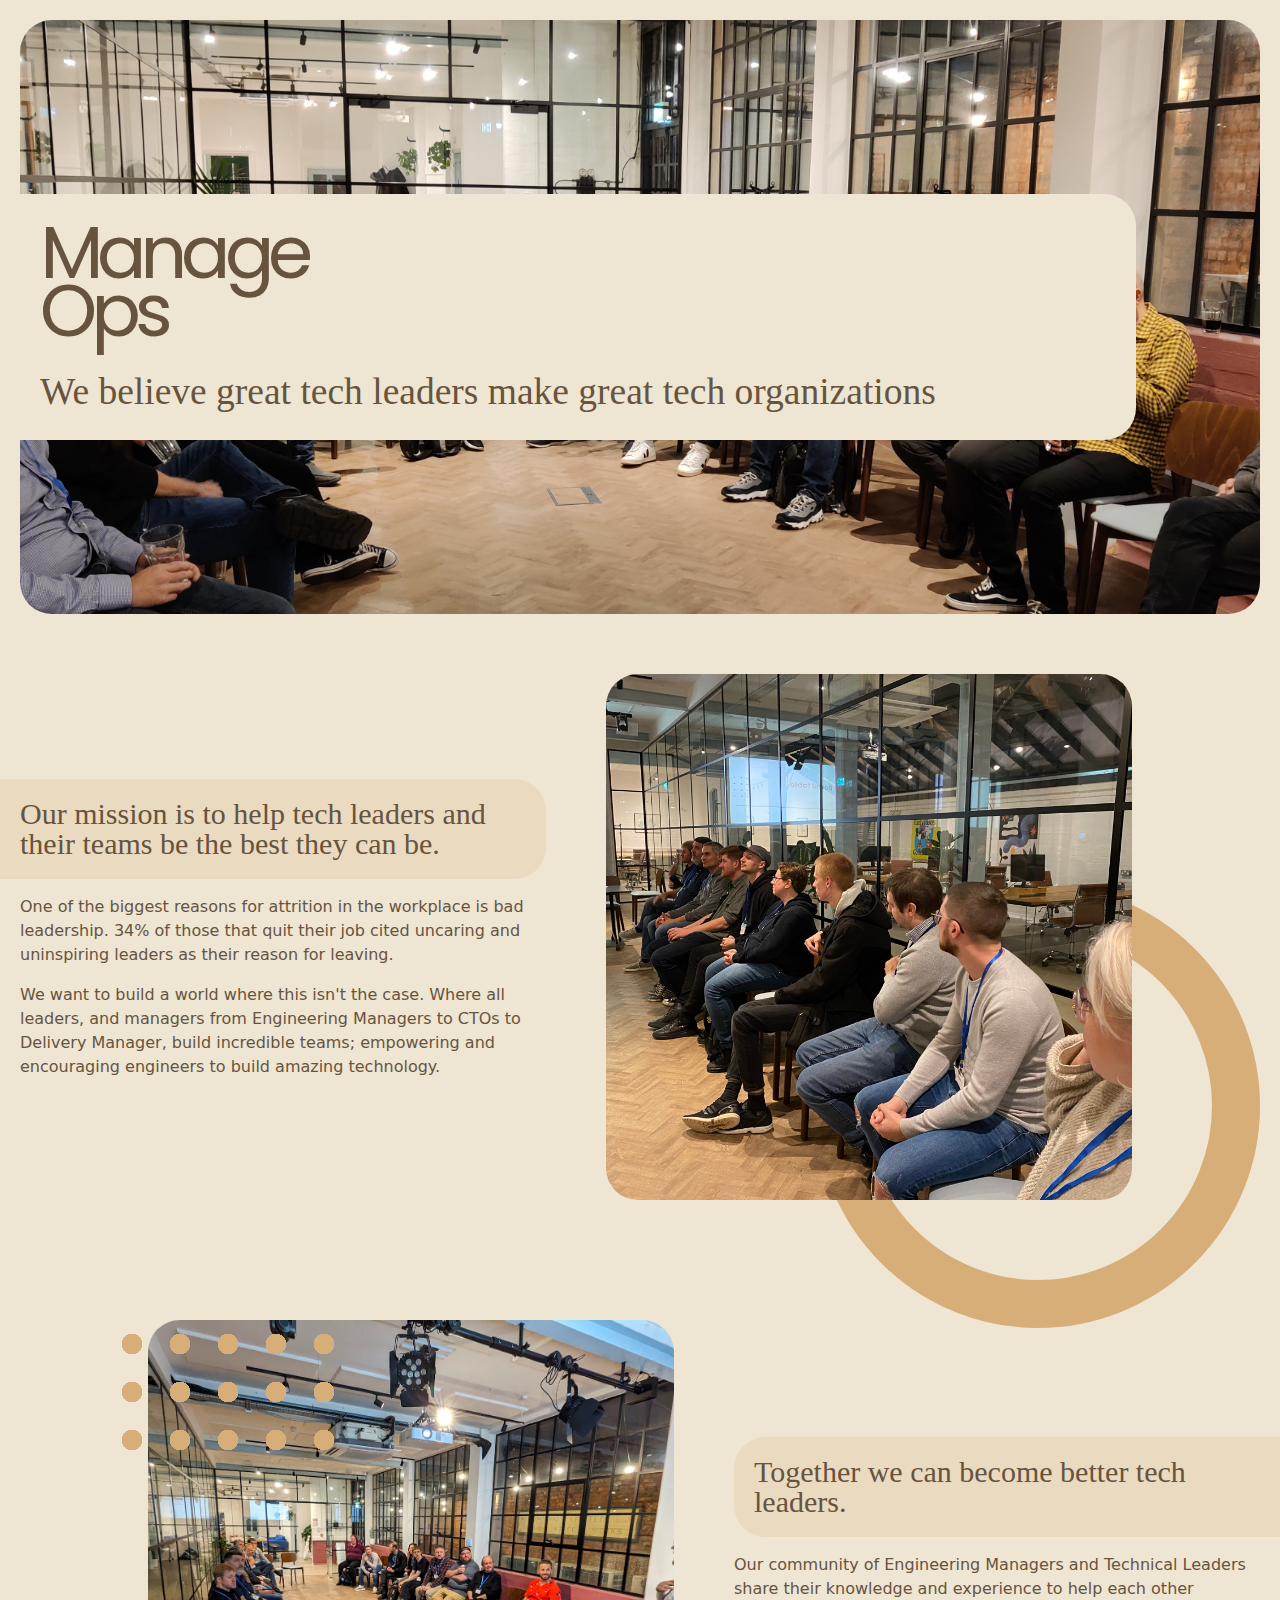
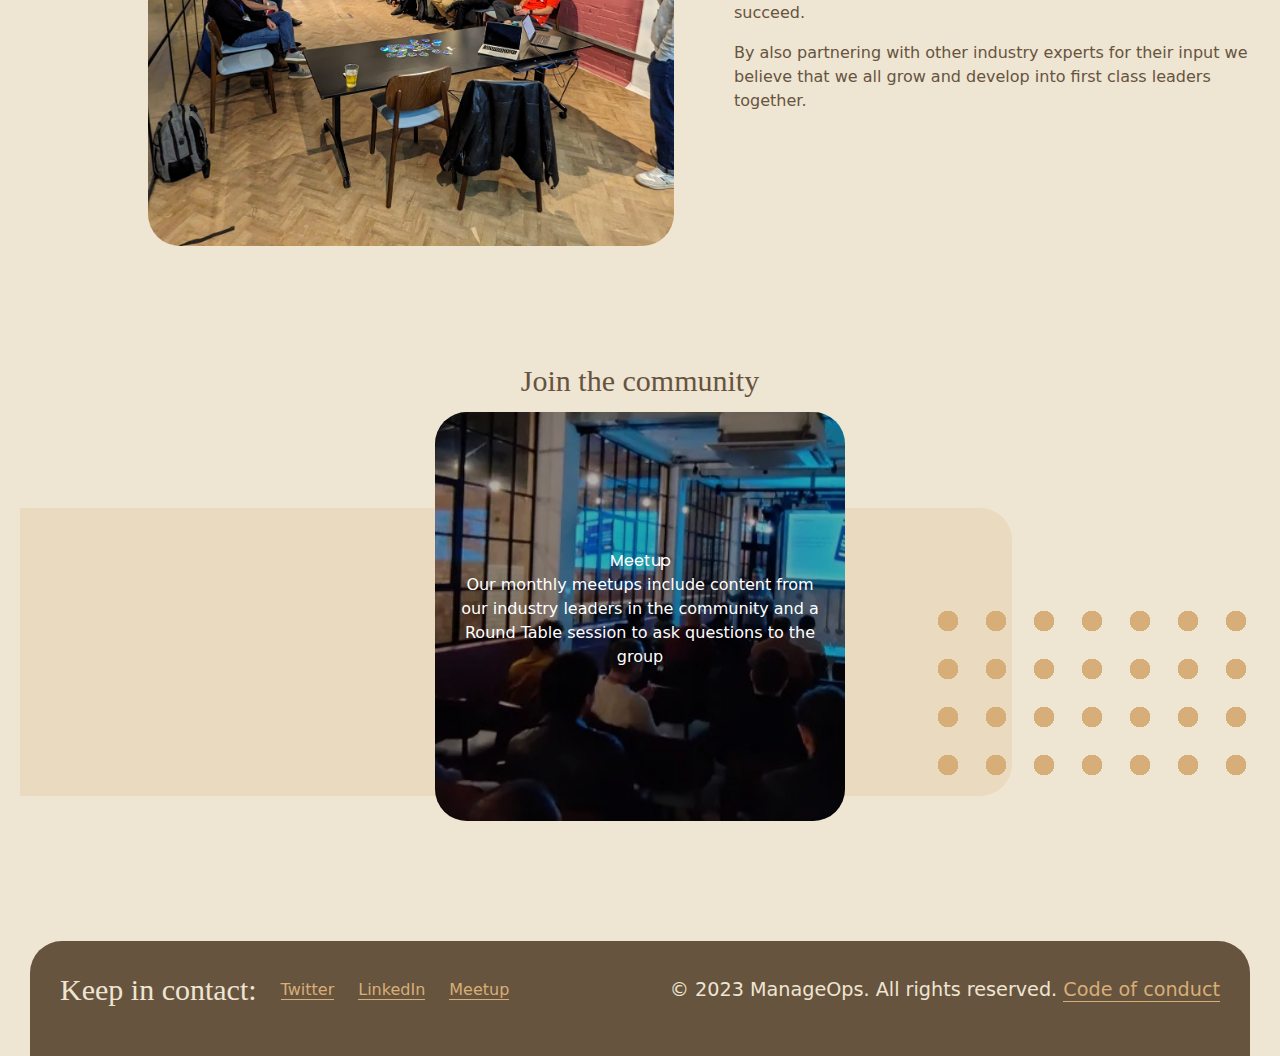
<file: index.html>
<!DOCTYPE html>
<html lang="en">
  <head>
    <meta charset="UTF-8" />
    <meta name="viewport" content="width=device-width, initial-scale=1.0" />

    <title>ManageOps</title>
    <link rel="preconnect" href="https://fonts.bunny.net" />
    <link
      href="https://fonts.bunny.net/css?family=dm-serif-display:400|poppins:700"
      rel="stylesheet"
    />

    <link rel="stylesheet" href="assets/css/1.settings.css" />
    <link rel="stylesheet" href="assets/css/2.reset.css" />
    <link rel="stylesheet" href="assets/css/3.elemets.css" />
    <link rel="stylesheet" href="assets/css/4.objects.css" />
    <link rel="stylesheet" href="assets/css/5.components.css" />
  </head>
  <body>
    <div class="scroll">
      <header class="hero">
        <div class="hero__body">
          <h1>Manage<br />Ops</h1>
          <h2>We believe great tech leaders make great tech organizations</h2>
        </div>
      </header>

      <section class="container grid grid--reverse">
        <div class="grid__item">
          <div class="box decoration">
            <img
              class="box__img"
              src="assets/images/img1.jpeg"
              alt="ManageOps Birmingham"
            />
          </div>
        </div>
        <div class="grid__item">
          <h3 class="h-title">
            Our mission is to help tech leaders and their teams be the best they
            can be.
          </h3>
          <p>
            One of the biggest reasons for attrition in the workplace is bad
            leadership. 34% of those that quit their job cited uncaring and
            uninspiring leaders as their reason for leaving.
          </p>

          <p>
            We want to build a world where this isn't the case. Where all
            leaders, and managers from Engineering Managers to CTOs to Delivery
            Manager, build incredible teams; empowering and encouraging
            engineers to build amazing technology.
          </p>
        </div>
      </section>

      <section class="container grid">
        <div class="grid__item">
          <div class="box decoration-dots">
            <img
              class="box__img"
              src="assets/images/img3.png"
              alt="ManageOps Birmingham"
            />
          </div>
        </div>
        <div class="grid__item">
          <h3 class="h-title h-title--alt">
            Together we can become better tech leaders.
          </h3>
          <p>
            Our community of Engineering Managers and Technical Leaders share
            their knowledge and experience to help each other succeed.
          </p>
          <p>
            By also partnering with other industry experts for their input we
            believe that we all grow and develop into first class leaders
            together.
          </p>
        </div>
      </section>

      <section class="container">
        <h3 class="activities__title">Join the community</h3>

        <div class="activities">
          <a href="https://www.meetup.com/ManageOps/" class="activity">
            <div class="activity__content">
              <h4>Meetup</h4>
              <p>
                Our monthly meetups include content from our industry leaders in
                the community and a Round Table session to ask questions to the
                group
              </p>
            </div>
          </a>

          <!-- 
      SNEAKY SNEAKY 
      <a href="#" class="box box--link meetup">
      <div class="box__content">
        <h4>Conference</h4>
        <p>
          Our conference is a full day of talks from industry experts and
          leaders.
        </p>
      </div>
      
    </a> -->
        </div>
      </section>
      <footer class="footer">
        <h3>Keep in contact:</h3>
        <ul class="footer__links">
          <li>
            <a href="https://twitter.com/ManageOps">Twitter</a>
          </li>
          <li>
            <a href="https://www.linkedin.com/company/manageops/">LinkedIn</a>
          </li>
          <li>
            <a href="https://www.meetup.com/ManageOps/">Meetup</a>
          </li>
        </ul>
        <!-- <h3>More information</h3>
      <ul>
        <li><a href="#">Code of Conduct</a></li>
        <li><a href="#">Privacy</a></li>
        <li><a href="#">Team</a></li>
      </ul> -->
        <p class="footer__colophon small">
          © 2023 ManageOps. All rights reserved.
          <a href="/code-of-conduct/">Code of conduct</a>
        </p>
      </footer>
    </div>
  </body>
</html>
</file>
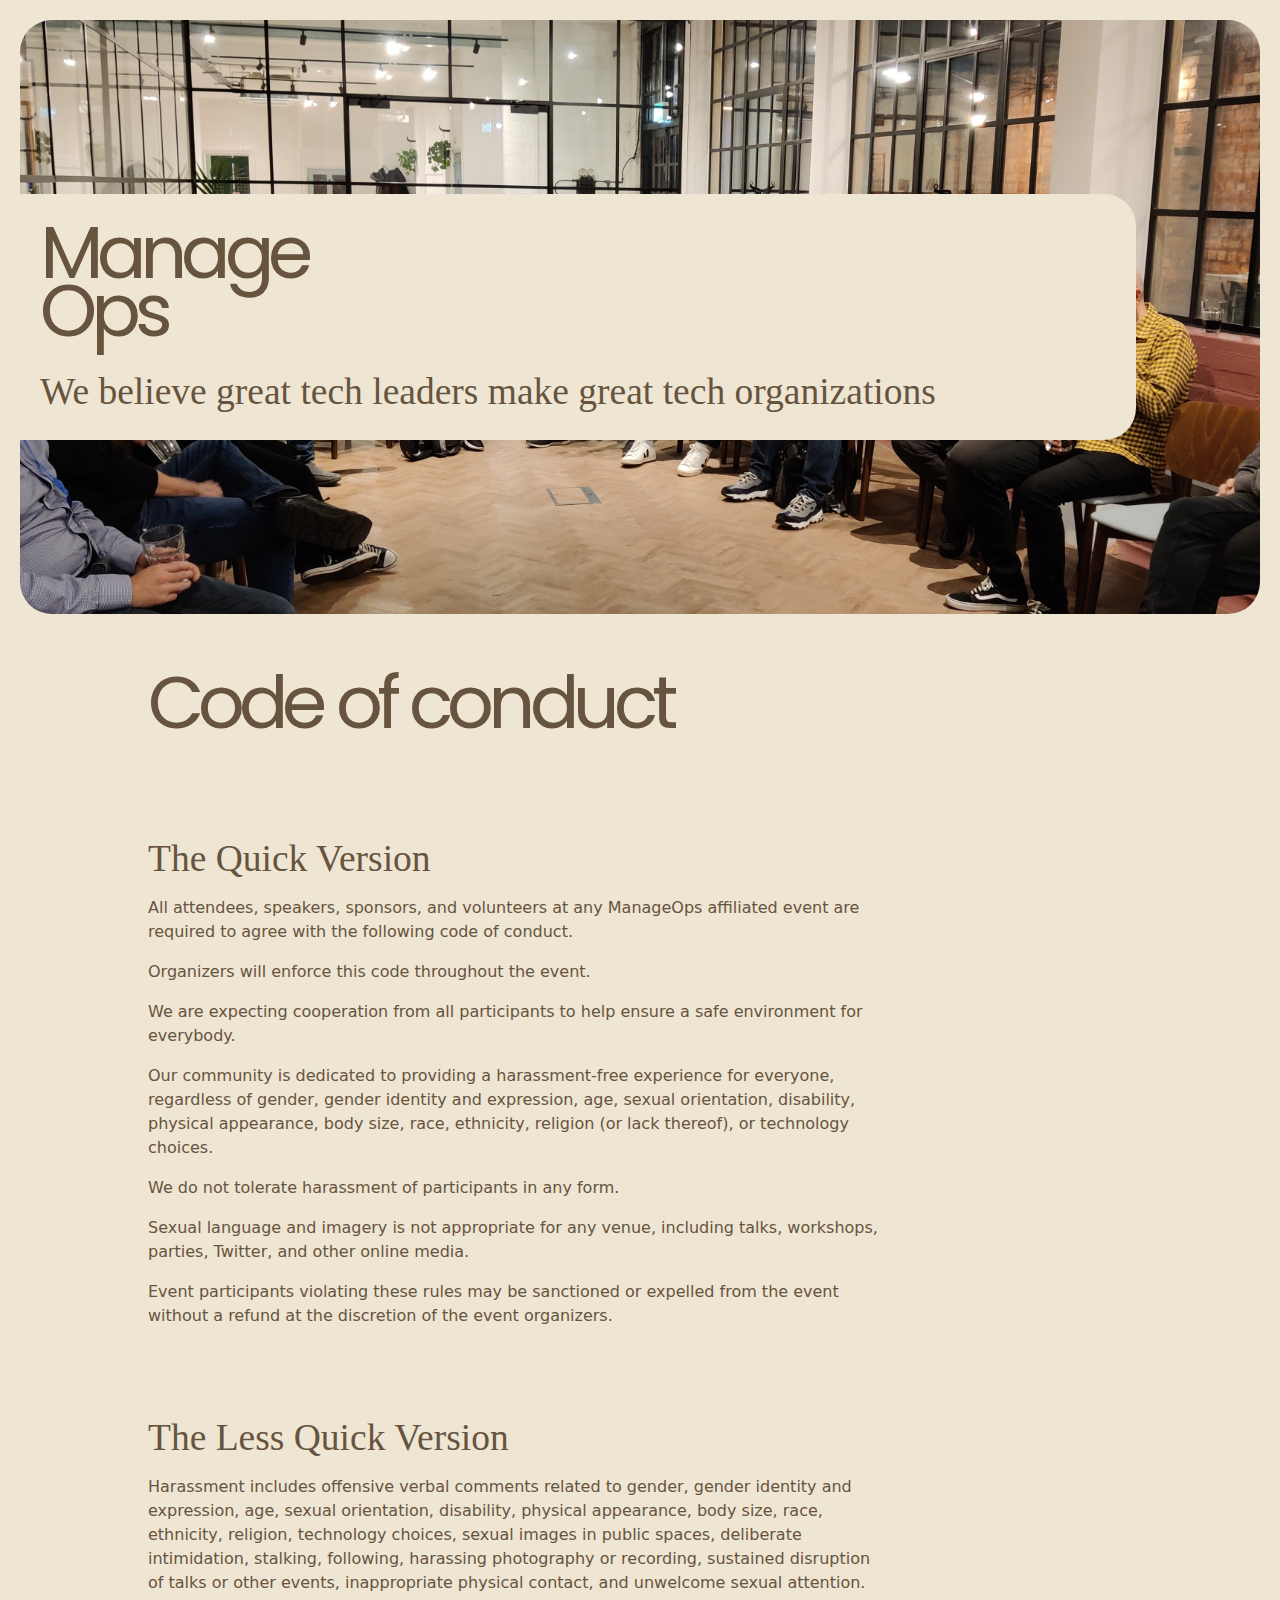
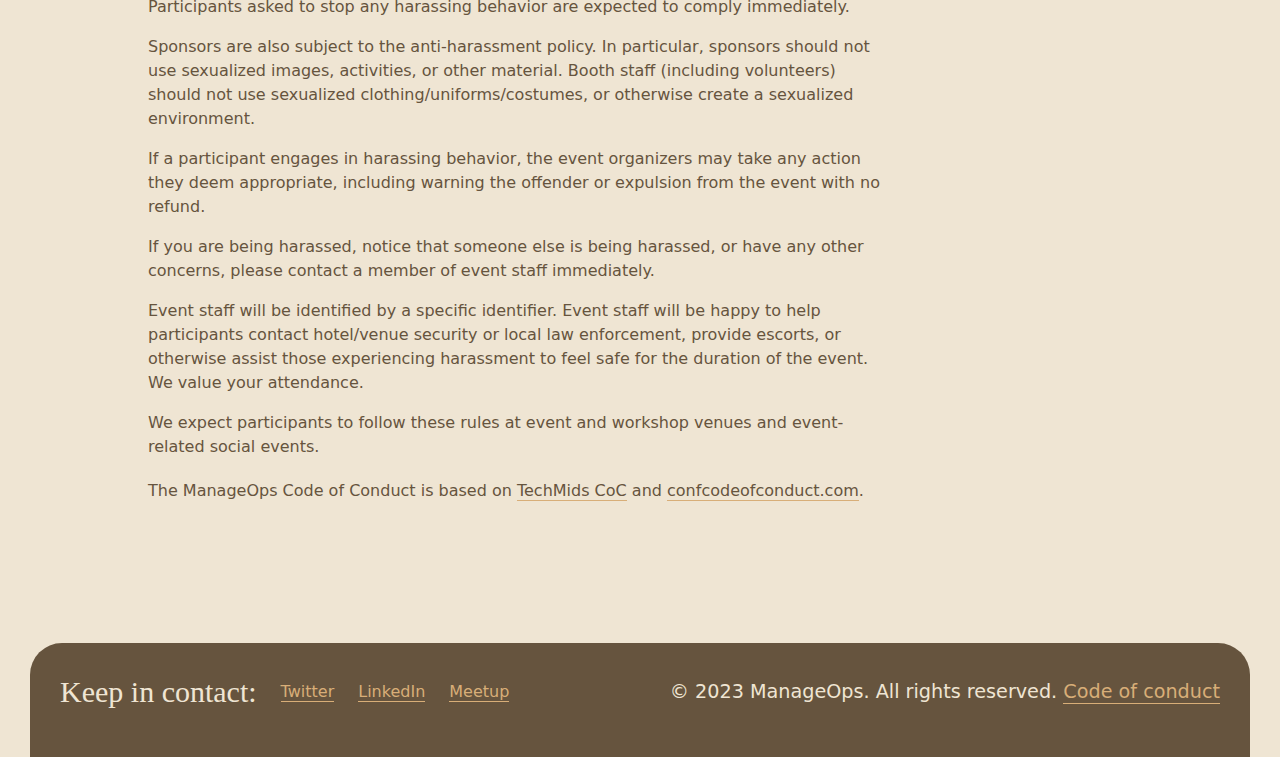
<file: code-of-conduct/index.html>
<!DOCTYPE html>
<html lang="en">
  <head>
    <meta charset="UTF-8" />
    <meta name="viewport" content="width=device-width, initial-scale=1.0" />

    <title>ManageOps</title>
    <link rel="preconnect" href="https://fonts.bunny.net" />
    <link
      href="https://fonts.bunny.net/css?family=dm-serif-display:400|poppins:700"
      rel="stylesheet"
    />

    <link rel="stylesheet" href="/assets/css/1.settings.css" />
    <link rel="stylesheet" href="/assets/css/2.reset.css" />
    <link rel="stylesheet" href="/assets/css/3.elemets.css" />
    <link rel="stylesheet" href="/assets/css/4.objects.css" />
    <link rel="stylesheet" href="/assets/css/5.components.css" />
  </head>
  <body>
    <div class="scroll">
      <header class="hero">
        <div class="hero__body">
          <h1>Manage<br />Ops</h1>
          <h2>We believe great tech leaders make great tech organizations</h2>
        </div>
      </header>

      <section class="container grid">
        <div class="grid__item content">
          <h1>Code of conduct</h1>
          <h2>The Quick Version</h2>
          <p>
            All attendees, speakers, sponsors, and volunteers at any ManageOps
            affiliated event are required to agree with the following code of
            conduct.
          </p>

          <p>Organizers will enforce this code throughout the event.</p>

          <p>
            We are expecting cooperation from all participants to help ensure a
            safe environment for everybody.
          </p>

          <p>
            Our community is dedicated to providing a harassment-free experience
            for everyone, regardless of gender, gender identity and expression,
            age, sexual orientation, disability, physical appearance, body size,
            race, ethnicity, religion (or lack thereof), or technology choices.
          </p>

          <p>We do not tolerate harassment of participants in any form.</p>

          <p>
            Sexual language and imagery is not appropriate for any venue,
            including talks, workshops, parties, Twitter, and other online
            media.
          </p>

          <p>
            Event participants violating these rules may be sanctioned or
            expelled from the event without a refund at the discretion of the
            event organizers.
          </p>

          <h2>The Less Quick Version</h2>
          <p>
            Harassment includes offensive verbal comments related to gender,
            gender identity and expression, age, sexual orientation, disability,
            physical appearance, body size, race, ethnicity, religion,
            technology choices, sexual images in public spaces, deliberate
            intimidation, stalking, following, harassing photography or
            recording, sustained disruption of talks or other events,
            inappropriate physical contact, and unwelcome sexual attention.
            Participants asked to stop any harassing behavior are expected to
            comply immediately.
          </p>

          <p>
            Sponsors are also subject to the anti-harassment policy. In
            particular, sponsors should not use sexualized images, activities,
            or other material. Booth staff (including volunteers) should not use
            sexualized clothing/uniforms/costumes, or otherwise create a
            sexualized environment.
          </p>

          <p>
            If a participant engages in harassing behavior, the event organizers
            may take any action they deem appropriate, including warning the
            offender or expulsion from the event with no refund.
          </p>

          <p>
            If you are being harassed, notice that someone else is being
            harassed, or have any other concerns, please contact a member of
            event staff immediately.
          </p>

          <p>
            Event staff will be identified by a specific identifier. Event staff
            will be happy to help participants contact hotel/venue security or
            local law enforcement, provide escorts, or otherwise assist those
            experiencing harassment to feel safe for the duration of the event.
            We value your attendance.
          </p>

          <p>
            We expect participants to follow these rules at event and workshop
            venues and event-related social events.
          </p>

          <p>
            The ManageOps Code of Conduct is based on
            <a href="https://techmids.io/code-of-conduct">TechMids CoC</a> and
            <a href="https://confcodeofconduct.com/">confcodeofconduct.com</a>.
          </p>
        </div>
      </section>

      <footer class="footer">
        <h3>Keep in contact:</h3>
        <ul class="footer__links">
          <li>
            <a href="https://twitter.com/ManageOps">Twitter</a>
          </li>
          <li>
            <a href="https://www.linkedin.com/company/manageops/">LinkedIn</a>
          </li>
          <li>
            <a href="https://www.meetup.com/ManageOps/">Meetup</a>
          </li>
        </ul>
        <!-- <h3>More information</h3>
      <ul>
        <li><a href="#">Code of Conduct</a></li>
        <li><a href="#">Privacy</a></li>
        <li><a href="#">Team</a></li>
      </ul> -->
        <p class="footer__colophon small">
          © 2023 ManageOps. All rights reserved.
          <a href="/code-of-conduct/">Code of conduct</a>
        </p>
      </footer>
    </div>
  </body>
</html>
</file>
<file: assets/css/1.settings.css>
/* Colours */

:root {
  --brown-1-r: 239;
  --brown-1-g: 229;
  --brown-1-b: 211;
  --brown-1: rgb(var(--brown-1-r), var(--brown-1-g), var(--brown-1-b));
  --brown-2-r: 102;
  --brown-2-g: 84;
  --brown-2-b: 62;
  --brown-2: rgb(var(--brown-2-r), var(--brown-2-g), var(--brown-2-b));
  --beige-r: 216;
  --beige-g: 174;
  --beige-b: 120;
  --beige: rgb(var(--beige-r), var(--beige-g), var(--beige-b));

  --step--2: clamp(0.7813rem, 0.7191rem + 0.3109vw, 0.96rem);
  --step--1: clamp(0.9375rem, 0.8462rem + 0.4565vw, 1.2rem);
  --step-0: clamp(1.125rem, 0.9946rem + 0.6522vw, 1.5rem);
  --step-1: clamp(1.35rem, 1.1674rem + 0.913vw, 1.875rem);
  --step-2: clamp(1.62rem, 1.3683rem + 1.2587vw, 2.3438rem);
  --step-3: clamp(1.9438rem, 1.6007rem + 1.7152vw, 2.93rem);
  --step-4: clamp(2.3325rem, 1.8701rem + 2.312vw, 3.6619rem);
  --step-5: clamp(2.7994rem, 2.1809rem + 3.0924vw, 4.5775rem);

  --space-3xs: clamp(0.3125rem, 0.3125rem + 0vw, 0.3125rem);
  --space-2xs: clamp(0.5625rem, 0.5408rem + 0.1087vw, 0.625rem);
  --space-xs: clamp(0.875rem, 0.8533rem + 0.1087vw, 0.9375rem);
  --space-s: clamp(1.125rem, 1.0815rem + 0.2174vw, 1.25rem);
  --space-m: clamp(1.6875rem, 1.6223rem + 0.3261vw, 1.875rem);
  --space-l: clamp(2.25rem, 2.163rem + 0.4348vw, 2.5rem);
  --space-xl: clamp(3.375rem, 3.2446rem + 0.6522vw, 3.75rem);
  --space-2xl: clamp(4.5rem, 4.3261rem + 0.8696vw, 5rem);
  --space-3xl: clamp(6.75rem, 6.4891rem + 1.3043vw, 7.5rem);

  /* One-up pairs */
  --space-3xs-2xs: clamp(0.3125rem, 0.2038rem + 0.5435vw, 0.625rem);
  --space-2xs-xs: clamp(0.5625rem, 0.4321rem + 0.6522vw, 0.9375rem);
  --space-xs-s: clamp(0.875rem, 0.7446rem + 0.6522vw, 1.25rem);
  --space-s-m: clamp(1.125rem, 0.8641rem + 1.3043vw, 1.875rem);
  --space-m-l: clamp(1.6875rem, 1.4049rem + 1.413vw, 2.5rem);
  --space-l-xl: clamp(2.25rem, 1.7283rem + 2.6087vw, 3.75rem);
  --space-xl-2xl: clamp(3.375rem, 2.8098rem + 2.8261vw, 5rem);
  --space-2xl-3xl: clamp(4.5rem, 3.4565rem + 5.2174vw, 7.5rem);
}
</file>
<file: assets/css/3.elemets.css>
body {
  background: var(--brown-1);
  color: var(--brown-2);
}

h1 {
  font-family: "Poppins", sans-serif;
  font-size: var(--step-5);
  line-height: 0.8;
  letter-spacing: -0.08em;
  margin-bottom: 2rem;
}

h2 {
  font-family: "DM Serif Display", serif;
  font-size: var(--step-2);
  line-height: 1em;
}

h3 {
  font-family: "DM Serif Display", serif;
  font-size: var(--step-1);
  line-height: 1em;
  margin-bottom: 1rem;
}

h4 {
  font-family: "Poppins", sans-serif;
}

ul,
p {
  margin-bottom: 1rem;
  font-size: var(--step--0);
}

/* Sane Defaults https://twitter.com/csswizardry/status/1717841334462005661 */
img {
  max-width: 100%;
  height: auto;
  vertical-align: middle;
  font-style: italic;
  background-repeat: no-repeat;
  background-size: cover;
  shape-margin: 0.75rem;
}
</file>
<file: assets/css/4.objects.css>
.scroll {
  overflow-x: scroll;
}

.container {
  margin-bottom: var(--space-xl);
  padding-left: var(--space-s);
  padding-right: var(--space-s);
  overflow: hidden;
}

.box {
  position: relative;
  width: 100%;
  overflow: hidden;
  margin-bottom: var(--space-xl);
}

.box--link {
  color: var(--dark-brown);
}

.box:after {
  content: "";
  display: block;
  padding-top: 100%;
}

.box__img {
  position: absolute;
  object-fit: cover;
  width: 100%;
  height: 100%;
  border-radius: 2rem;
}

.box__content {
  position: absolute;
  width: 100%;
  height: 100%;
  display: flex;
  flex-direction: column;
  align-items: center;
  justify-content: center;
  text-align: center;
}

.h-title {
  background-color: rgba(var(--beige-r), var(--beige-g), var(--beige-b), 0.2);
  padding: var(--space-s);
  margin-left: calc(var(--space-s) * -1);
  border-top-right-radius: 2rem;
  border-bottom-right-radius: 2rem;
}

.h-title--alt {
  margin-right: calc(var(--space-s) * -1);
  margin-left: 0;
  border-top-right-radius: 0;
  border-bottom-right-radius: 0;
  border-top-left-radius: 2rem;
  border-bottom-left-radius: 2rem;
  padding-right: var(--space-m);
}

.small {
  font-size: var(--step--1);
}

@media only screen and (min-width: 768px) {
  .container {
    overflow: visible;
  }
  .scroll {
    overflow: hidden;
  }
  .box {
    margin-bottom: 0;
  }
  .grid {
    display: grid;
    grid-template-columns: repeat(auto-fit, minmax(300px, 1fr));
    grid-gap: var(--space-xl);
    margin-bottom: var(--space-3xl);
  }

  .grid--reverse {
    direction: rtl;
  }

  .grid--reverse .grid__item {
    direction: ltr;
  }

  .grid__item {
    justify-content: center;

    display: flex;
    flex-direction: column;
  }
}

@media only screen and (min-width: 1024px) {
  .grid {
    max-width: 90%;
    float: right;
  }

  .grid--reverse {
    float: left;
  }

  .container {
    clear: both;
  }
}
</file>
<file: assets/css/5.components.css>
.hero {
  background-image: url(/assets/images/hero.jpeg);
  background-size: cover;
  height: 66vh;
  display: flex;
  justify-content: left;
  align-items: center;
  margin-bottom: var(--space-xl);
  border-radius: 2rem;
  margin: var(--space-s);
  margin-bottom: var(--space-xl);
}

.hero__body {
  padding-top: var(--space-m);
  padding-bottom: var(--space-m);
  padding-left: var(--space-s);
  padding-right: var(--space-m);
  width: 100%;
  background: var(--brown-1);
  color: var(--brown-2);
  display: flex;
  align-items: left;
  justify-content: center;
  flex-direction: column;
  width: 90%;
  border-top-right-radius: 2rem;
  border-bottom-right-radius: 2rem;
}

.content h2 {
  margin-top: 2em;
  margin-bottom: 0.5em;
}

.content a {
  line-height: 2em;
  border-bottom: 1px solid var(--beige);
}

.content a:hover {
  color: var(--beige);
  text-decoration: none;
  border-bottom: 1px solid var(--beige);
}

.footer {
  background-color: var(--brown-2);
  color: var(--brown-1);
  clear: both;
  padding: var(--space-m);
  margin-left: var(--space-m);
  margin-right: var(--space-m);
  border-top-right-radius: 2rem;
  border-top-left-radius: 2rem;
}

.footer a {
  color: var(--beige);
  line-height: 2em;
  border-bottom: 1px solid var(--beige);
}

.footer a:hover {
  color: var(--brown-1);
  text-decoration: none;
  border-bottom: 1px solid var(--brown-1);
}

.activity {
  color: white;
  background-image: url(/assets/images/img2.jpeg);
  background-position: 50% 50%;
  background-repeat: unset;
  background-size: auto 100%;
  transition: all 0.5s;
  display: block;
  overflow: hidden;
  border-radius: 2rem;
  position: relative;
}

.activity:after {
  content: "";
  display: block;
  padding-top: 100%;
  background-color: rgba(0, 0, 0, 0.3);
}

.activity__content {
  position: absolute;
  width: 100%;
  height: 100%;
  display: flex;
  padding: 1rem;
  flex-direction: column;
  align-items: center;
  justify-content: center;
  text-align: center;
}

.activity:hover {
  background-blend-mode: normal;
  background-size: auto 110%;
}

.decoration {
  overflow: visible;
}

.decoration:before {
  content: "";
  display: block;
  border: 3em solid var(--beige);
  position: absolute;
  top: 40%;
  left: 40%;
  width: 66%;
  padding-top: 66%;
  border-radius: 100%;
  box-sizing: content-box;
  z-index: -1;
}

.decoration-dots {
  overflow: visible;
}

.decoration-dots:before {
  box-sizing: content-box;
  content: "";
  display: block;
  z-index: 10;
  position: absolute;
  top: 0;
  left: -2.5rem;
  background-image: radial-gradient(var(--beige) 30%, transparent 20%);
  background-position: 0 0;
  background-size: 3rem 3rem;
  height: 9rem;
  width: 15rem;
}

@media only screen and (min-width: 1024px) {
  .activities {
    display: flex;
    flex-direction: row;
    justify-content: center;
    align-items: center;
    margin-bottom: var(--space-3xl);
    position: relative;
  }

  .activities::before {
    content: "";
    display: block;
    background-color: rgba(var(--beige-r), var(--beige-g), var(--beige-b), 0.2);
    height: 18rem;
    width: 80%;
    border-bottom-right-radius: 2em;
    border-top-right-radius: 2em;
    position: absolute;
    left: 0;
    top: 6rem;
  }

  .activities::after {
    content: "";
    display: block;
    background-image: radial-gradient(var(--beige) 30%, transparent 20%);
    background-position: 0 0;
    background-size: 3rem 3rem;
    height: 12rem;
    width: 21rem;
    position: absolute;
    right: 0;
    bottom: 2rem;
  }

  .activities__title {
    text-align: center;
  }

  .activity {
    flex: 1;
    max-width: 33%;
  }

  .content {
    width: 66%;
  }

  .footer,
  .footer__links {
    display: flex;
    align-items: center;
    gap: 1.5rem;
  }

  .footer__colophon {
    flex: 1;
    text-align: right;
  }
}
</file>
